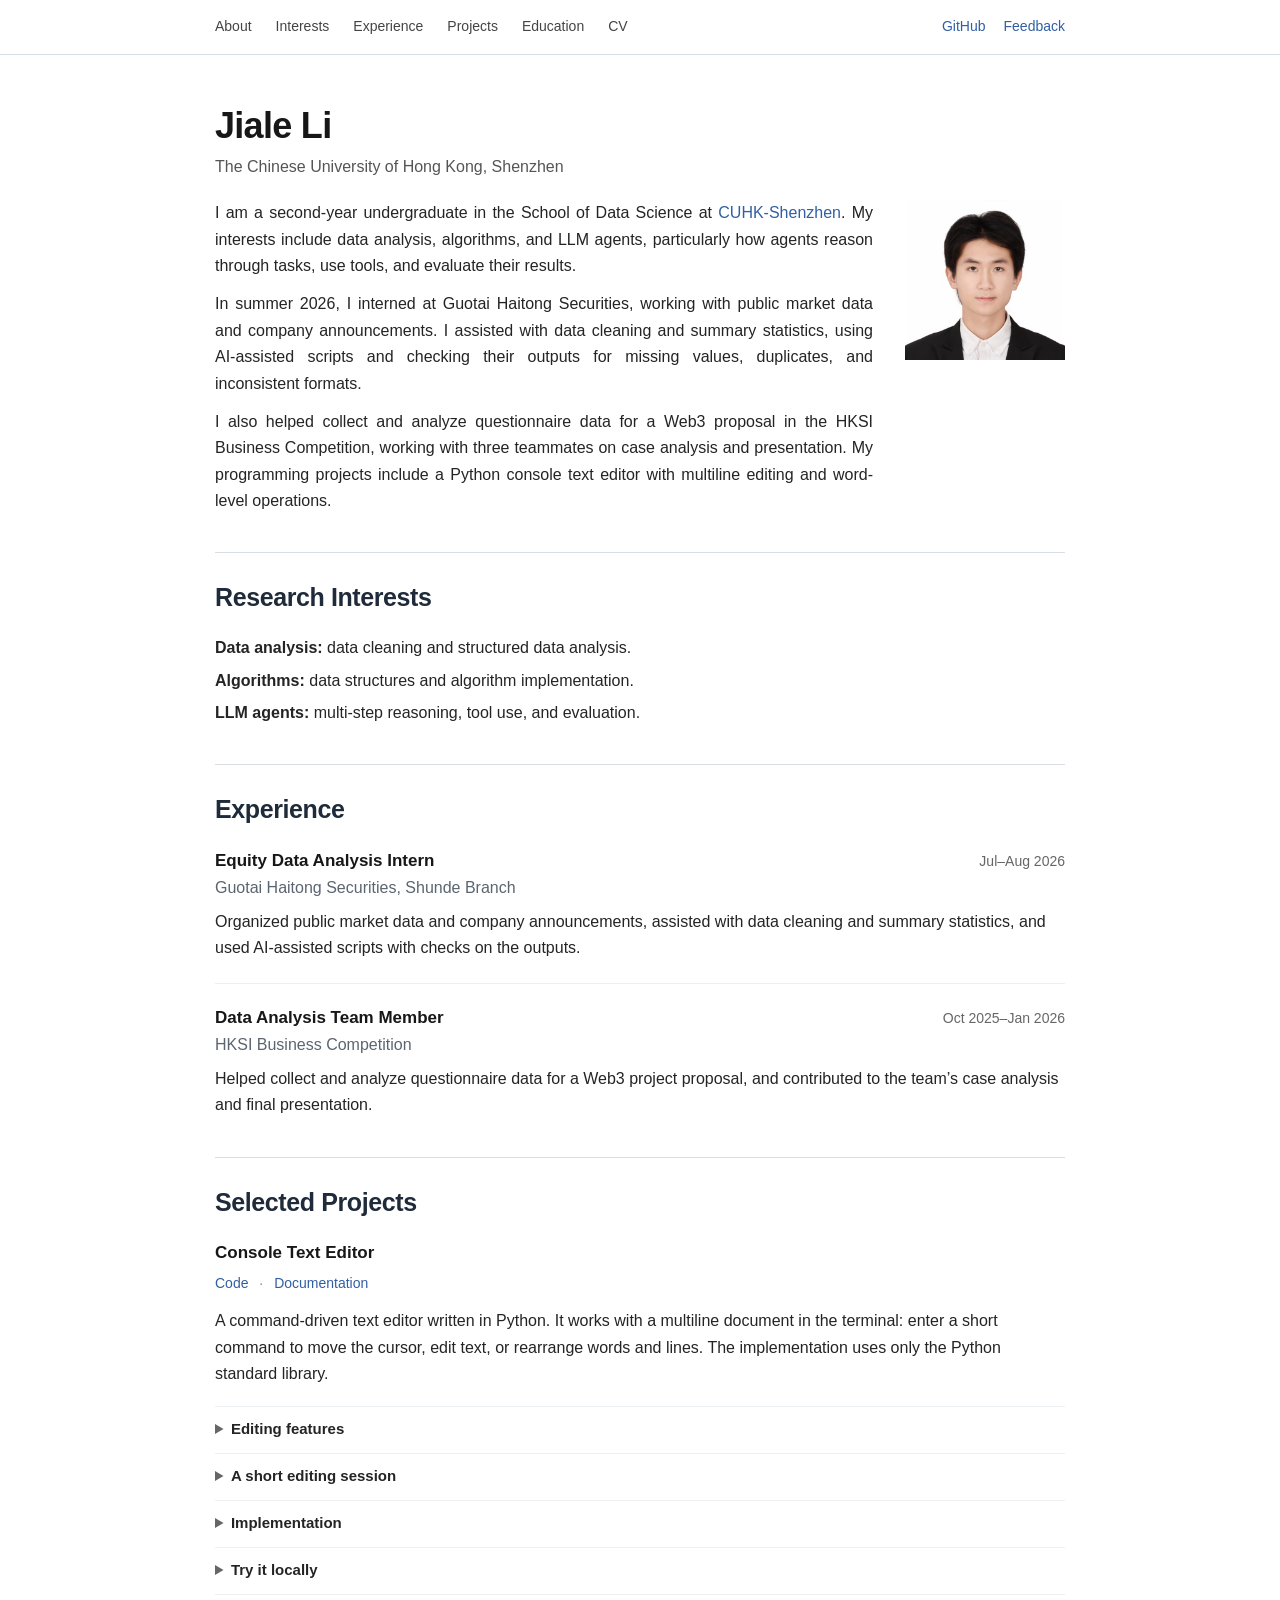
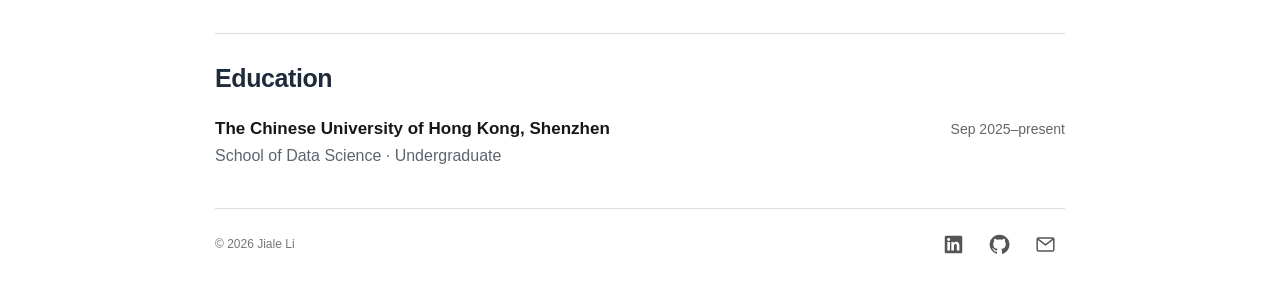
<file: index.html>
<!doctype html>
<html lang="en">
<head>
  <meta charset="utf-8">
  <meta name="viewport" content="width=device-width, initial-scale=1">
  <meta name="color-scheme" content="light">
  <meta name="theme-color" content="#ffffff">
  <title>Jiale Li · CUHK-Shenzhen</title>
  <meta name="description" content="Jiale Li is a data science undergraduate at CUHK-Shenzhen, interested in data analysis, algorithms, and LLM agents. Background, experience, and selected projects.">
  <link rel="canonical" href="https://madengmatthew.github.io/">
  <link rel="icon" type="image/svg+xml" href="favicon.svg">
  <link rel="stylesheet" href="styles.css?v=20261023-portrait-top">
  <meta property="og:type" content="website">
  <meta property="og:title" content="Jiale Li · CUHK-Shenzhen">
  <meta property="og:description" content="Data science undergraduate. Exploring data, algorithms, and reliable LLM agents.">
  <meta property="og:url" content="https://madengmatthew.github.io/">
  <script type="application/ld+json">
    {"@context":"https://schema.org","@type":"Person","name":"Jiale Li","url":"https://madengmatthew.github.io/","sameAs":["https://github.com/madengmatthew","https://www.linkedin.com/in/jiale-li-56aa1239a/"],"affiliation":{"@type":"CollegeOrUniversity","name":"The Chinese University of Hong Kong, Shenzhen"},"knowsAbout":["Data analysis","Algorithms","LLM agents","Python","SQL"]}
  </script>
</head>
<body>
  <a class="skip-link" href="#main">Skip to content</a>
  <header class="site-header">
    <nav class="site-nav" aria-label="Main navigation">
      <div class="nav-sections">
        <a href="#about">About</a>
        <a href="#interests">Interests</a>
        <a href="#experience">Experience</a>
        <a href="#work">Projects</a>
        <a href="#education">Education</a>
        <a href="assets/Jiale_Li_CV.pdf" target="_blank" rel="noopener" aria-label="CV (English PDF, opens in a new tab)">CV</a>
      </div>
      <div class="nav-actions">
        <a class="github-link" href="https://github.com/madengmatthew">GitHub</a>
        <a href="mailto:125090311@link.cuhk.edu.cn?subject=Website%20feedback" aria-label="Feedback by email" title="Email website feedback">Feedback</a>
      </div>
    </nav>
  </header>

  <main id="main" class="page" tabindex="-1">
    <section id="about" aria-labelledby="name">
      <div class="about-copy">
        <div class="about-heading">
          <h1 id="name">Jiale Li</h1>
          <p class="affiliation">The Chinese University of Hong Kong, Shenzhen</p>
        </div>
        <div class="about-bio">
          <p>I am a second-year undergraduate in the School of Data Science at <a href="https://www.cuhk.edu.cn/en">CUHK-Shenzhen</a>. My interests include data analysis, algorithms, and LLM agents, particularly how agents reason through tasks, use tools, and evaluate their results.</p>
          <p>In summer 2026, I interned at Guotai Haitong Securities, working with public market data and company announcements. I assisted with data cleaning and summary statistics, using AI-assisted scripts and checking their outputs for missing values, duplicates, and inconsistent formats.</p>
          <p>I also helped collect and analyze questionnaire data for a Web3 proposal in the HKSI Business Competition, working with three teammates on case analysis and presentation. My programming projects include a Python console text editor with multiline editing and word-level operations.</p>
        </div>
      </div>
      <img class="portrait" src="assets/portrait.jpg" alt="Portrait of Jiale Li" width="160" height="160" decoding="async">
    </section>

    <section id="interests" aria-labelledby="interests-heading">
      <h2 id="interests-heading">Research Interests</h2>
      <ul class="interests">
        <li><strong>Data analysis:</strong> data cleaning and structured data analysis.</li>
        <li><strong>Algorithms:</strong> data structures and algorithm implementation.</li>
        <li><strong>LLM agents:</strong> multi-step reasoning, tool use, and evaluation.</li>
      </ul>
    </section>

    <section id="experience" aria-labelledby="experience-heading">
      <h2 id="experience-heading">Experience</h2>
      <article class="entry">
        <div class="entry-heading">
          <h3>Equity Data Analysis Intern</h3>
          <p class="date"><time datetime="2026-07">Jul</time>–<time datetime="2026-08">Aug 2026</time></p>
        </div>
        <p class="organization">Guotai Haitong Securities, Shunde Branch</p>
        <p>Organized public market data and company announcements, assisted with data cleaning and summary statistics, and used AI-assisted scripts with checks on the outputs.</p>
      </article>
      <article class="entry">
        <div class="entry-heading">
          <h3>Data Analysis Team Member</h3>
          <p class="date"><time datetime="2025-10">Oct 2025</time>–<time datetime="2026-01">Jan 2026</time></p>
        </div>
        <p class="organization">HKSI Business Competition</p>
        <p>Helped collect and analyze questionnaire data for a Web3 project proposal, and contributed to the team’s case analysis and final presentation.</p>
      </article>
    </section>

    <section id="work" aria-labelledby="work-heading">
      <h2 id="work-heading">Selected Projects</h2>
      <article class="entry project">
        <h3>Console Text Editor</h3>
        <p class="project-links"><a href="https://github.com/madengmatthew/console-text-editor">Code</a> <span aria-hidden="true">·</span> <a href="https://github.com/madengmatthew/console-text-editor#readme">Documentation</a></p>
        <p>A command-driven text editor written in Python. It works with a multiline document in the terminal: enter a short command to move the cursor, edit text, or rearrange words and lines. The implementation uses only the Python standard library.</p>
        <details class="project-detail">
          <summary>Editing features</summary>
          <ul class="project-features">
            <li><strong>Navigation:</strong> move by character or word, jump to either end of a line, or enter a line number to move directly to it.</li>
            <li><strong>Text editing:</strong> insert or append text at the cursor or line boundaries; delete individual characters, words, or whitespace spans.</li>
            <li><strong>Word operations:</strong> use <code>sw</code> or <code>sb</code> to swap the current word with its next or previous neighbor.</li>
            <li><strong>Multiline editing:</strong> add lines with <code>o</code> and <code>O</code>, delete a line with <code>dd</code>, and move whole lines with <code>J</code> and <code>K</code>.</li>
          </ul>
        </details>
        <details class="project-detail">
          <summary>A short editing session</summary>
          <figure class="editor-example">
            <div class="editor-session">
              <div>
                <span class="editor-example-label">Commands, in order</span>
                <ol class="editor-steps">
                  <li><code>iHello world</code><span>Insert the first line.</span></li>
                  <li><code>sw</code><span>Swap the two words.</span></li>
                  <li><code>o</code><span>Open a line below.</span></li>
                  <li><code>iSecond line</code><span>Insert the second line.</span></li>
                  <li><code>J</code><span>Move that line up.</span></li>
                </ol>
              </div>
              <div class="editor-example-document">
                <span class="editor-example-label">Final document</span>
                <pre><code><mark>S</mark>econd line
world Hello</code></pre>
              </div>
            </div>
            <figcaption>Starting from an empty document. The highlighted <code>S</code> marks the cursor after the last command.</figcaption>
          </figure>
        </details>
        <details class="project-detail">
          <summary>Implementation</summary>
          <p>The document is stored as a list of strings, with separate row and column positions for the cursor. Input is classified as a command, a command with text, or a line number; dispatch dictionaries then call the corresponding editing function.</p>
          <p>Regular expressions identify words as runs of non-whitespace characters, providing the boundaries for navigation, deletion, and swapping. ANSI escape sequences highlight the current character, and an optional <code>*</code> marker identifies the active line.</p>
        </details>
        <details class="project-detail">
          <summary>Try it locally</summary>
          <p>Download <a href="https://github.com/madengmatthew/console-text-editor/blob/main/editor.py"><code>editor.py</code></a> and run <code>python3 editor.py</code> in a terminal. Enter one command at each <code>&gt;</code> prompt and press Enter. Put text directly after insertion commands, as in <code>iHello world</code>. Use <code>?</code> for help and <code>q</code> to quit.</p>
          <p class="project-note">Text is stored in memory only. File loading and saving, and undo/redo, are not implemented.</p>
        </details>
      </article>
    </section>

    <section id="education" aria-labelledby="education-heading">
      <h2 id="education-heading">Education</h2>
      <article class="entry">
        <div class="entry-heading">
          <h3>The Chinese University of Hong Kong, Shenzhen</h3>
          <p class="date"><time datetime="2025-09">Sep 2025</time>–present</p>
        </div>
        <p class="organization">School of Data Science · Undergraduate</p>
      </article>
    </section>

    <footer class="site-footer">
      <span>© 2026 Jiale Li</span>
      <nav class="contact-links" aria-label="Contact links">
        <a href="https://www.linkedin.com/in/jiale-li-56aa1239a/" aria-label="LinkedIn profile" title="LinkedIn">
          <svg viewBox="0 0 24 24" aria-hidden="true" focusable="false"><path fill="currentColor" d="M20.45 2H3.55C2.69 2 2 2.68 2 3.52v16.96C2 21.32 2.69 22 3.55 22h16.9c.86 0 1.55-.68 1.55-1.52V3.52C22 2.68 21.31 2 20.45 2ZM7.93 18.75H4.98V9.2h2.95v9.55ZM6.45 7.9a1.71 1.71 0 1 1 0-3.42 1.71 1.71 0 0 1 0 3.42Zm12.3 10.85H15.8v-4.64c0-1.11-.02-2.54-1.55-2.54-1.55 0-1.79 1.21-1.79 2.46v4.72H9.51V9.2h2.83v1.3h.04c.39-.74 1.36-1.52 2.79-1.52 2.98 0 3.58 1.96 3.58 4.5v5.27Z"/></svg>
        </a>
        <a href="https://github.com/madengmatthew" aria-label="GitHub profile" title="GitHub">
          <svg viewBox="0 0 24 24" aria-hidden="true" focusable="false"><path fill="currentColor" d="M12 .75a11.25 11.25 0 0 0-3.558 21.924c.563.104.769-.244.769-.542 0-.267-.01-.975-.015-1.914-3.13.68-3.791-1.508-3.791-1.508-.512-1.3-1.25-1.646-1.25-1.646-1.022-.699.077-.684.077-.684 1.13.08 1.726 1.16 1.726 1.16 1.005 1.723 2.638 1.225 3.28.937.102-.728.393-1.225.715-1.507-2.499-.284-5.126-1.25-5.126-5.565 0-1.23.44-2.234 1.16-3.022-.117-.284-.503-1.43.11-2.98 0 0 .945-.303 3.094 1.155A10.79 10.79 0 0 1 12 6.18c.957.005 1.92.13 2.82.38 2.15-1.458 3.094-1.155 3.094-1.155.614 1.55.228 2.696.112 2.98.722.788 1.158 1.792 1.158 3.022 0 4.326-2.631 5.278-5.138 5.557.404.35.765 1.043.765 2.1 0 1.516-.014 2.74-.014 3.112 0 .3.203.65.774.54A11.25 11.25 0 0 0 12 .75Z"/></svg>
        </a>
        <a href="mailto:125090311@link.cuhk.edu.cn" aria-label="Email Jiale Li" title="125090311@link.cuhk.edu.cn">
          <svg viewBox="0 0 24 24" fill="none" stroke="currentColor" stroke-width="1.7" stroke-linecap="round" stroke-linejoin="round" aria-hidden="true" focusable="false"><rect x="2.5" y="4.5" width="19" height="15" rx="1.5"/><path d="m3 5.5 9 7 9-7"/></svg>
        </a>
      </nav>
    </footer>
  </main>
</body>
</html>
</file>
<file: styles.css>
/* A compact academic homepage. */
:root {
  color-scheme: light;
  --text: #242424;
  --muted: #666;
  --link: #315fa4;
  --line: #d9dee5;
  --line-soft: #edf0f3;
}
* { box-sizing: border-box; }
html { scroll-padding-top: 24px; }
body {
  margin: 0;
  color: var(--text);
  background: #fff;
  font: 16px/1.65 -apple-system, BlinkMacSystemFont, "Segoe UI", Arial, "PingFang SC", "Microsoft YaHei", sans-serif;
  -webkit-font-smoothing: antialiased;
}
a { color: var(--link); text-decoration: none; }
a:hover { text-decoration: underline; text-underline-offset: 3px; }
a:focus-visible { outline: 2px solid var(--link); outline-offset: 4px; }
p { margin: 0 0 12px; }
h1, h2, h3 { color: #171717; }
h1 { margin: 0 0 4px; font-size: 36px; line-height: 1.3; font-weight: 600; letter-spacing: -.7px; }
h2 { margin: 0 0 20px; color: #1f2b3a; font-size: 25px; line-height: 1.35; font-weight: 600; letter-spacing: -.4px; }
h3 { margin: 0; font-size: 17px; line-height: 1.65; font-weight: 600; }
.site-header { border-bottom: 1px solid var(--line); }
.site-nav { width: min(100% - 48px, 850px); margin: 0 auto; padding: 9px 0; display: grid; grid-template-columns: minmax(0, 1fr) max-content; align-items: start; gap: 24px; }
.site-nav a { display: inline-flex; align-items: center; min-height: 36px; color: #444; font-size: 14px; }
.site-nav a:hover { color: var(--link); }
.nav-sections { display: flex; flex-wrap: wrap; gap: 0 24px; min-width: 0; }
.nav-actions { display: flex; align-items: center; gap: 18px; white-space: nowrap; }
.site-nav .nav-actions a { flex-shrink: 0; color: var(--link); }
#about { display: grid; grid-template-columns: minmax(0, 1fr) 160px; grid-template-areas: "heading ." "bio portrait"; gap: 20px 32px; align-items: start; }
.about-copy { display: contents; }
.about-heading { grid-area: heading; min-width: 0; }
.about-heading .affiliation { margin: 0; }
.about-bio { grid-area: bio; min-width: 0; text-align: justify; hyphens: auto; }
.portrait { grid-area: portrait; align-self: start; display: block; width: 160px; height: auto; }
.page { width: min(100% - 48px, 850px); margin: 48px auto 34px; }
.page:focus { outline: none; }
.page > section { margin: 0; }
.page > section + section { margin-top: 38px; padding-top: 28px; border-top: 1px solid var(--line); }
.about-bio p:last-child { margin-bottom: 0; }
.affiliation { margin-bottom: 20px; color: #555; }
.interests { margin: 0; padding: 0; list-style: none; }
.interests li { margin-bottom: 6px; }
.interests li:last-child { margin-bottom: 0; }
.interests strong { font-weight: 600; }
.entry + .entry { margin-top: 19px; }
#experience .entry + .entry { margin-top: 22px; padding-top: 20px; border-top: 1px solid var(--line-soft); }
.entry-heading { display: flex; align-items: baseline; justify-content: space-between; gap: 12px 24px; }
.date { flex-shrink: 0; color: var(--muted); font-size: 14px; margin: 0; white-space: nowrap; }
.organization { color: #5b6570; margin-bottom: 7px; }
.entry > p:last-child { margin-bottom: 0; }
.project-links { font-size: 14px; margin: 5px 0 13px; }
.project-links span { margin: 0 7px; color: #888; }
.project-features { margin: 0; padding-left: 20px; }
.project-features li { margin-bottom: 6px; }
.project-features li:last-child { margin-bottom: 0; }
.project code { font-family: ui-monospace, SFMono-Regular, Consolas, monospace; font-size: .9em; }
.project .project-note { color: var(--muted); font-size: 14px; }
.project-detail { margin: 0; border-bottom: 1px solid var(--line-soft); }
.project-detail:first-of-type { margin-top: 18px; border-top: 1px solid var(--line-soft); }
.project-detail > summary { min-height: 46px; padding: 11px 0; cursor: pointer; font-size: 15px; line-height: 1.5; font-weight: 600; }
.project-detail > summary::marker { color: var(--muted); }
.project-detail > summary:hover { color: var(--link); }
.project-detail > summary:focus-visible { outline: 2px solid var(--link); outline-offset: 4px; }
.project-detail[open] { padding-bottom: 14px; }
.project-detail[open] > summary { margin-bottom: 10px; }
.project-detail > :last-child { margin-bottom: 0; }
.project-detail .editor-example { margin: 0; }
.site-footer { display: flex; align-items: center; justify-content: space-between; gap: 20px; margin-top: 38px; padding-top: 16px; border-top: 1px solid var(--line); color: #777; font-size: 12px; }
.contact-links { display: flex; align-items: center; gap: 6px; }
.contact-links a { display: inline-flex; align-items: center; justify-content: center; width: 40px; height: 40px; color: #555; }
.contact-links a:hover { color: var(--link); }
.contact-links svg { display: block; width: 21px; height: 21px; }
.skip-link { position: fixed; top: 8px; left: 8px; z-index: 10; padding: 7px 13px; color: #fff; background: #222; transform: translateY(-160%); }
.skip-link:focus { transform: translateY(0); }
@media (max-width: 620px) {
  body { font-size: 15px; line-height: 1.7; }
  .site-nav { width: calc(100% - 36px); gap: 16px; padding: 6px 0; }
  .nav-sections { column-gap: 16px; }
  .nav-actions { gap: 12px; }
  #about { grid-template-columns: minmax(0, 1fr) 140px; grid-template-areas: "heading portrait" "bio bio"; column-gap: 24px; }
  .about-bio { text-align: left; hyphens: none; }
  .portrait { align-self: start; width: 140px; }
  .site-nav a { font-size: 13px; min-height: 38px; }
  .page { width: calc(100% - 40px); margin-top: 27px; }
  h1 { font-size: 30px; }
  h2 { margin-bottom: 17px; font-size: 23px; }
  h3 { font-size: 16px; }
  .entry-heading { flex-direction: column; gap: 1px; }
  .date { font-size: 13px; }
  .entry-heading .date { order: 2; }
  .affiliation { margin-bottom: 17px; font-size: 14px; }
  .page > section + section { margin-top: 30px; padding-top: 24px; }
  .site-footer { margin-top: 30px; }
}
@media print {
  body { font-size: 11pt; }
  .site-header, .skip-link { display: none; }
  .page { width: 100%; margin: 0; }
  h1 { font-size: 25pt; }
  h2 { font-size: 17pt; }
  a { color: inherit; text-decoration: underline; }
  .entry { break-inside: avoid; }
  .page > section + section { margin-top: 18pt; padding-top: 12pt; }
  .site-footer { margin-top: 18pt; }
}

@media (max-width: 420px) {
  #about { grid-template-columns: minmax(0, 1fr) 104px; column-gap: 18px; }
  .portrait { width: 104px; }
}

.editor-example {
  margin: 12px 0 20px;
}

.editor-session {
  display: grid;
  grid-template-columns: minmax(0, 1.25fr) minmax(0, 1fr);
  align-items: start;
  gap: 24px;
}

.editor-steps {
  margin: 0;
  padding-left: 23px;
  font-size: 14px;
}

.editor-steps li {
  padding-left: 2px;
  margin-bottom: 6px;
}

.editor-steps code {
  display: inline-block;
  min-width: 120px;
  margin-right: 8px;
  font-size: 14px;
}

.editor-steps span {
  display: inline-block;
}

.editor-example-document {
  min-width: 0;
  padding: 12px 16px;
  border: 1px solid #dedede;
}

.editor-example-label {
  display: block;
  margin-bottom: 8px;
  color: #666;
  font-size: 14px;
  line-height: 1.4;
}

.editor-example pre {
  margin: 0;
  color: #222;
  font-size: 15px;
  line-height: 1.6;
  white-space: pre-wrap;
}

.editor-example code {
  font-family: ui-monospace, SFMono-Regular, Consolas, monospace;
}
.editor-example pre code { font-size: inherit; }

.editor-example mark {
  padding: 0;
  color: inherit;
  background: #e5e5e5;
  box-shadow: inset 0 -1px #555;
}

.editor-example figcaption {
  margin-top: 10px;
  color: #666;
  font-size: 14px;
  line-height: 1.6;
}

@media (max-width: 480px) {
  .editor-session {
    grid-template-columns: 1fr;
    gap: 16px;
  }
}
</file>
